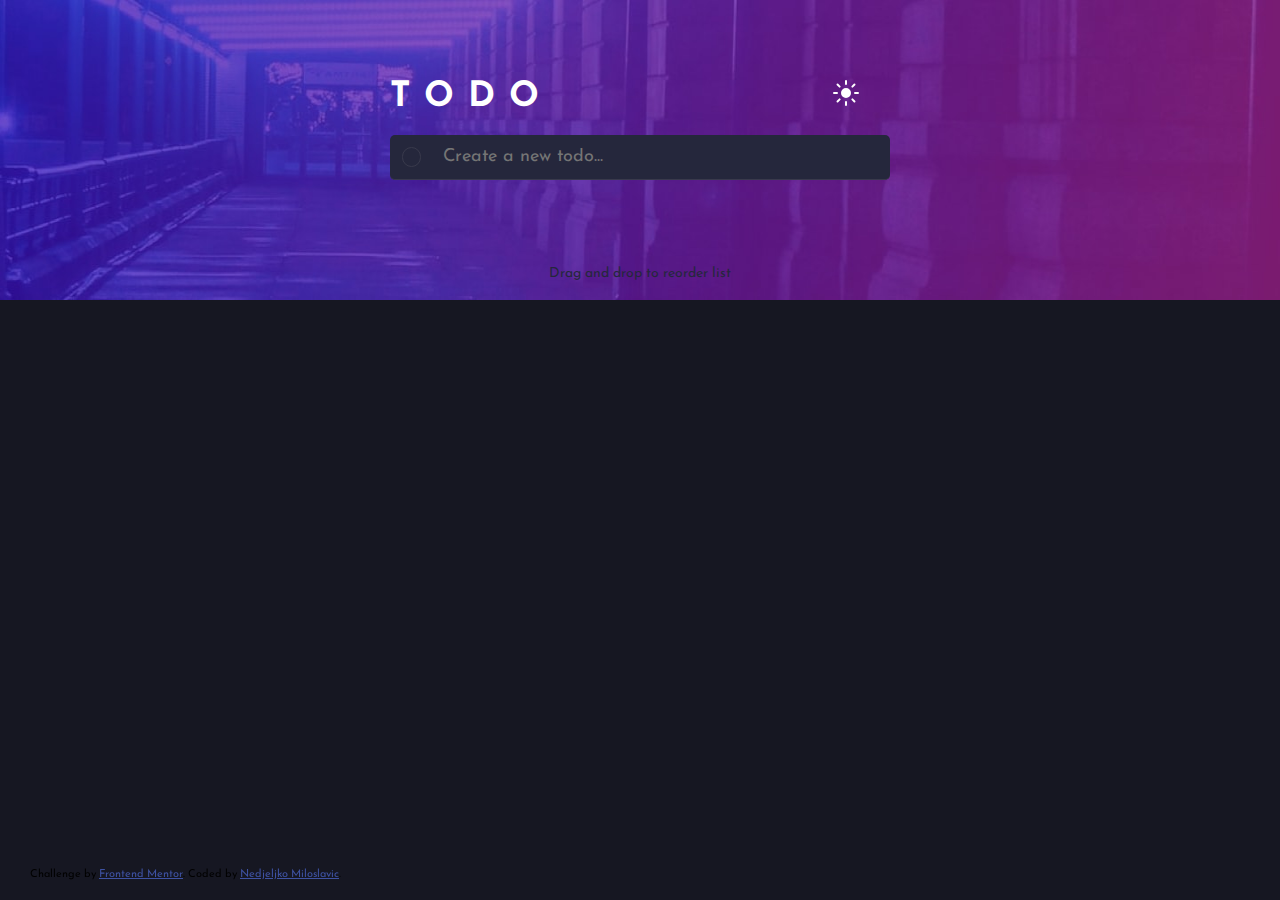
<file: index.html>
<!DOCTYPE html>
<html lang="en">
<head>
	<meta charset="UTF-8">
	<meta name="viewport" content="width=device-width, initial-scale=1.0"> <!-- displays site properly based on user's device -->
	<link rel="preconnect" href="https://fonts.gstatic.com">
	<link href="https://fonts.googleapis.com/css2?family=Josefin+Sans:wght@400;700&display=swap" rel="stylesheet"> 
	<link rel="icon" type="image/png" sizes="32x32" href="./images/favicon-32x32.png">
	<link rel="stylesheet" href="style.css" />
	<title>Frontend Mentor | Todo app</title>

  
</head>
<body>
	
	<header class="scale">
		<div id="title">Todo</div>
		<div id="images">
			<img src="images/icon-sun.svg" alt="light"/>
			<img src="images/icon-moon.svg" alt="dark"/>
		</div>
		
	</header>
	
	<div class="card scale" id="input">
		<div class="circle"></div>
		<input type="text" placeholder="Create a new todo..." maxlength="100">
	</div>
	
	<div id="flex_container"></div>
	
	<div id="footer">
		<div id="items"><span>0 </span>items left</div>
		<div id="switch">
			<span>All</span>
			<span>Active</span>
			<span>Complited</span>
		</div>
		<div id="clear">Clear Completed</div>
	</div>
	
	<div id="drag">Drag and drop to reorder list</div>

	

	<div class="attribution">
		Challenge by <a href="https://www.frontendmentor.io?ref=challenge" target="_blank">Frontend Mentor</a>. 
		Coded by <a href="https://github.com/Nedjeljko-Miloslavic/TODO-app">Nedjeljko Miloslavic</a>.
	</div>
	
	<script src="app.js"></script>
</body>
</html>
</file>
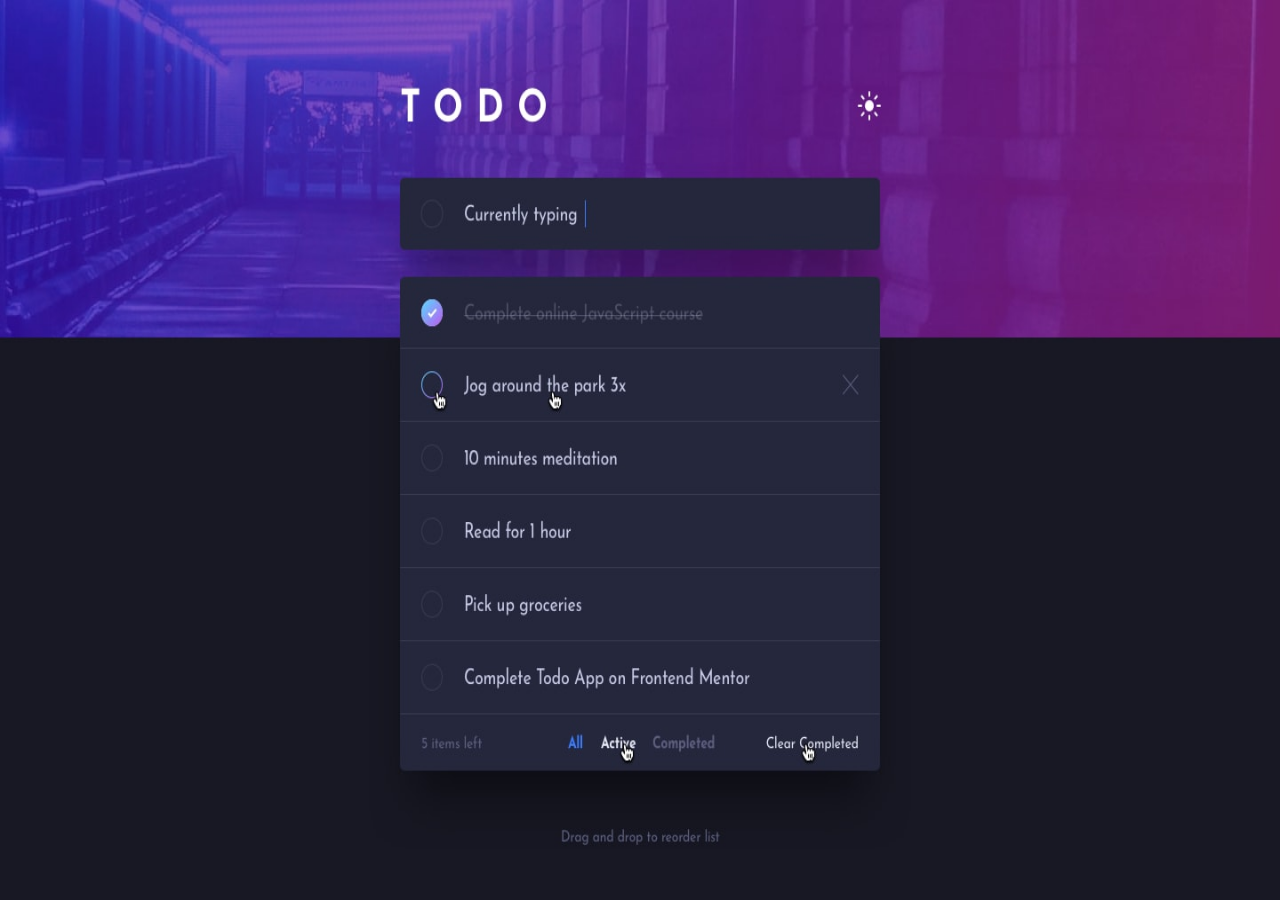
<file: design/desktop-dark -active.html>
<head>
	<style>
		body{
			height:100vh;
			width:100vw;
			background-image:url("active-states-dark.jpg");
			background-repeat:no-repeat;
			background-size:100vw 100vh;
			margin:0;
		}
	</style>
</head>
<body></body>
</file>
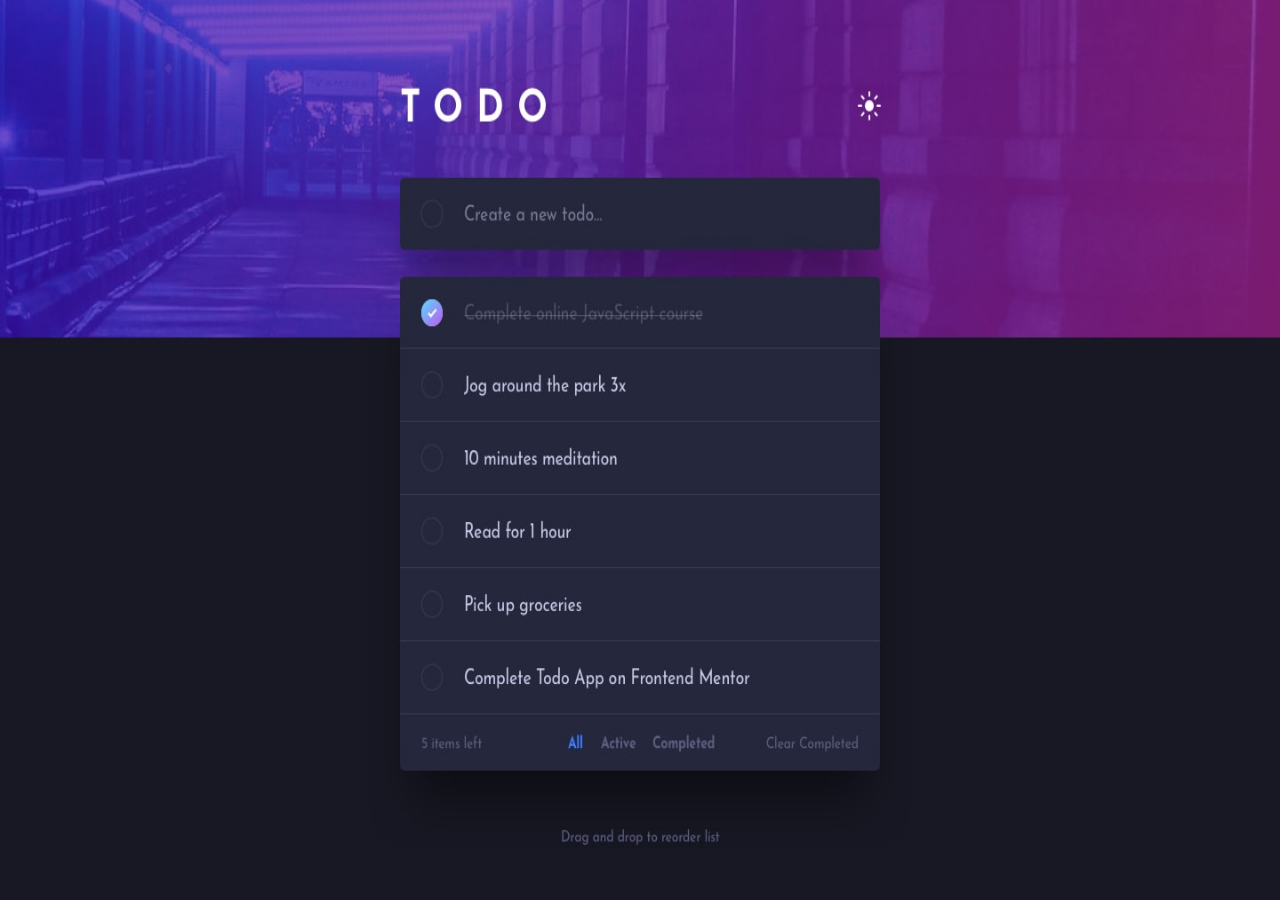
<file: design/desktop-dark.html>
<head>
	<style>
		body{
			height:100vh;
			width:100vw;
			background-image:url("desktop-design-dark.jpg");
			background-repeat:no-repeat;
			background-size:100vw 100vh;
			margin:0;
		}
	</style>
</head>
<body></body>
</file>
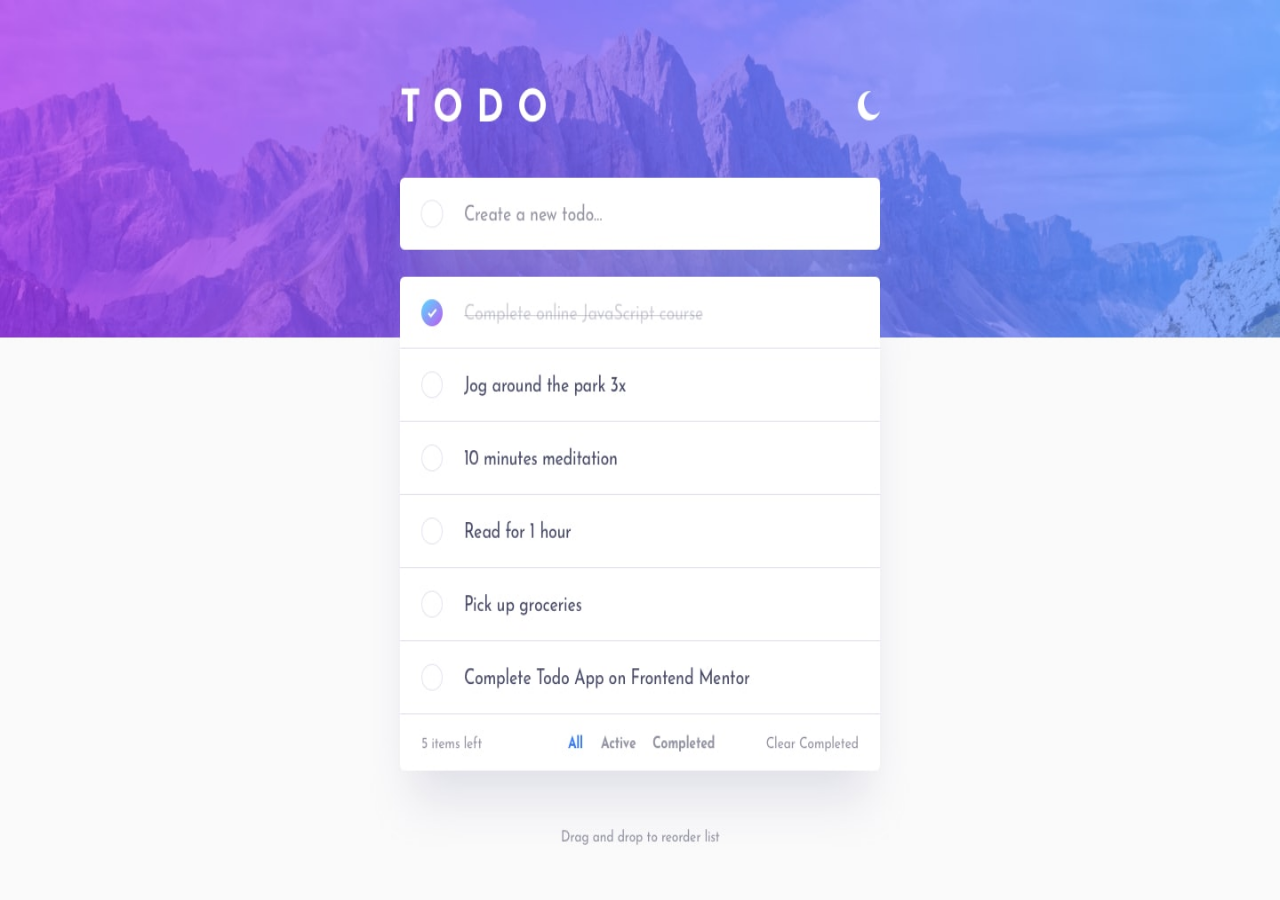
<file: design/desktop-light.html>
<head>
	<style>
		body{
			height:100vh;
			width:100vw;
			background-image:url("desktop-design-light.jpg");
			background-repeat:no-repeat;
			background-size:100vw 100vh;
			margin:0;
		}
	</style>
</head>
<body></body>
</file>
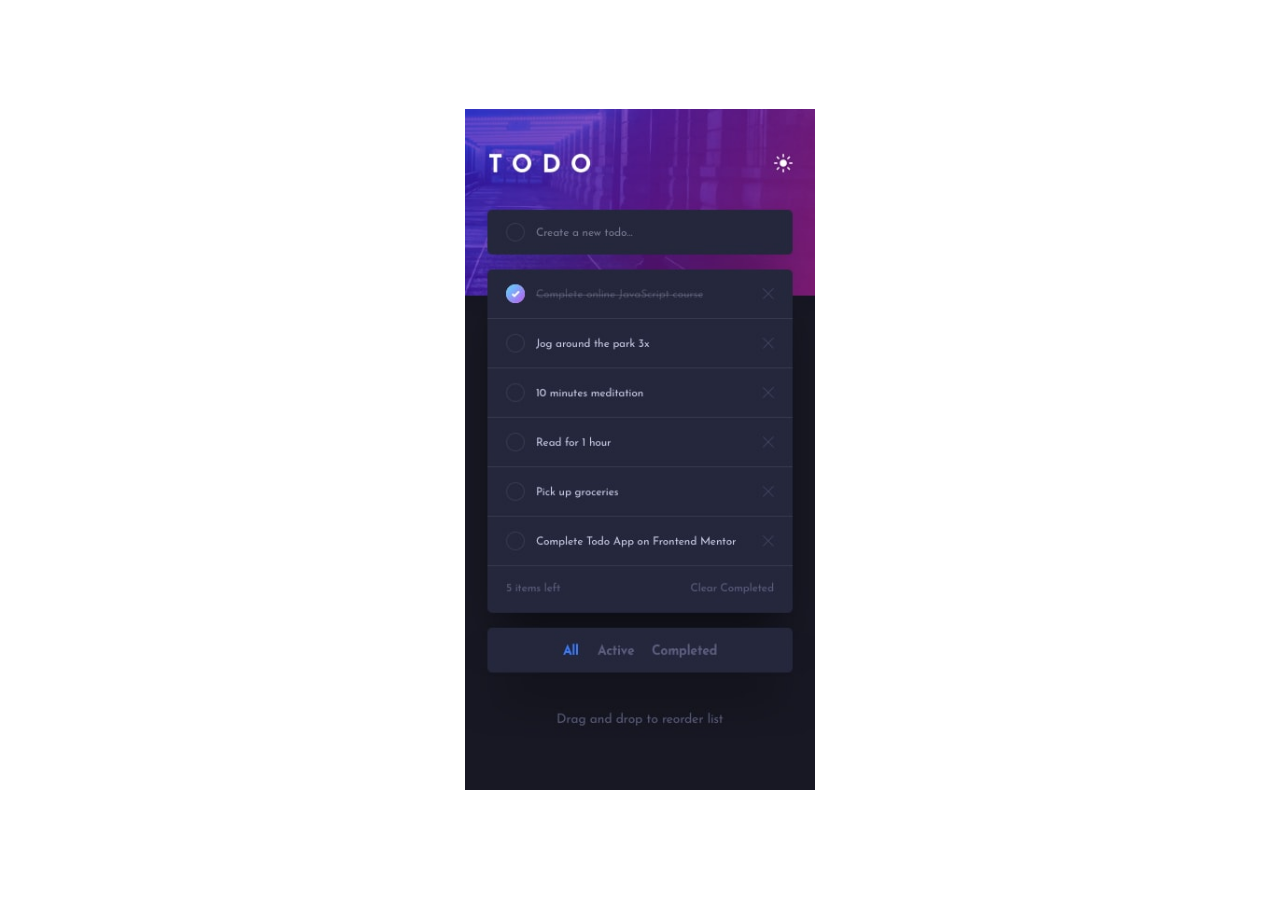
<file: design/mobile-dark.html>
<head>
	<style>
		body{
			height:100vh;
			width:100vw;
			background-image:url("mobile-design-dark.jpg");
			background-repeat:no-repeat;
			background-position:center;
			margin:0;
			background-size:350px;
		}
	</style>
</head>
<body></body>
</file>
<file: style.css>
:root{
	--light_gray: hsl(0, 0%, 98%);
	--light_grayish_blue: hsl(236, 33%, 92%);
	--light_blue: hsl(233, 11%, 84%);
	--light_dark_blue: hsl(236, 9%, 61%);
	--light_blue_2: hsl(235, 19%, 35%);
	
	--dark_blue: hsl(235, 21%, 11%);
	--dark_desaturated_blue: hsl(235, 24%, 19%);
	--dark_grayish_blue_1: hsl(234, 39%, 85%);
	--dark_grayish_blue_2_hover: hsl(236, 33%, 92%);
	--dark_grayish_blue_3: hsl(234, 11%, 52%);
	--dark_grayish_blue_4: hsl(233, 14%, 35%);
	--dark_grayish_blue_5: hsl(237, 14%, 26%);
	
	--bright_blue: hsl(220, 98%, 61%);
	--linear_gradient_1: hsl(192, 100%, 67%);  
	--linear_gradient_2: hsl(280, 87%, 65%);
}


*{
	font-family: 'Josefin Sans', sans-serif;
	box-sizing:border-box;
	margin:0;
}

body{
	width:100vw;
	background-image:url("images/bg-desktop-dark.jpg");
	background-repeat:no-repeat;
	background-color:var(--dark_blue);
	background-size:100vw 300px;
	
}


header{
	width:500px;
	margin:auto;
	display:flex;
	justify-content:space-between;
	padding-top:80px;
}

#title{
	color:white;
	font-size:35px;
	text-transform:uppercase;
	font-weight:700;
	letter-spacing:14px;
}

#images:hover{
	cursor:pointer;
}

#images img:nth-child(2){
	position:relative;
	left:-50%;
	visibility:hidden;
}

.card{
	width:500px;
	margin:auto;
	background-color:var(--dark_desaturated_blue);
	padding:12px;
	border-radius:5px;
	display:flex;
	color:var(--dark_grayish_blue_1);
	align-items:center;
	align-content:space-around;
	flex-direction:row;
	position:relative;
}





.card span{
	width:80%;
	line-height:25px;
	padding-top:12px;
	padding-bottom:12px;
}

.card .x{
	height:19px;
	width:19px;
	background-image:url("images/icon-cross.svg");
	background-position:1px 1px;
	margin-left:20px;
	cursor:pointer;
}


#input{
	margin-top:20px;
	
}

.circle{
	height:20px;
	width:20px;
	display:inline-block;
	border-radius:10px;
	border:solid 1px var(--dark_grayish_blue_5);
	margin-right:20px;
	background-repeat:no-repeat;
}

.circle:hover:not(#input .circle){
	cursor:pointer;
}

.card span:hover{
	cursor:grab;
}







input{
	background-color:var(--dark_desaturated_blue);
	border:0;
	outline:none;
	color:var(--dark_grayish_blue_3);
	width:100%;
	font-size:18px;
}


#flex_container{
	display:flex;
	flex-direction:column;
	margin-top:20px;
}

#flex_container .card{
	border-radius:0;
	box-shadow:0px 2px 5px rgba(60,60,60,0.7);
	padding-top:0;
	padding-bottom:0;
}

.card{
	border-bottom:var(--dark_grayish_blue_5) solid 1px;
}

#flex_container .card:nth-child(1){
	border-radius:5px 5px 0px 0px;
}

#footer{
	width:500px;
	margin:auto;
	background-color:var(--dark_desaturated_blue);
	padding:12px;
	border-radius:0px 0px 5px 5px;
	display:flex;
	color:var(--dark_grayish_blue_3);
	align-items:center;
	align-content:space-around;
	flex-direction:row;
	position:relative;
	justify-content:space-between;
	font-weight:700;
	box-shadow:0px 2px 5px rgba(60,60,60,0.7);
}

#footer div{
	font-size:12px;
	
}

#footer #switch{
	display:flex;
}

#footer #switch span{
	display:inline-block;
}

#footer #switch span:nth-child(2){
	margin:0px 20px;
}

#footer #switch span:hover, #clear:hover{
	cursor:pointer;
	color:var(--dark_grayish_blue_1);
}

.invisible{
	display:none;
}

.delete{
	display:none;
}

.card_light{
	color:var(--light_blue_2);
}



.gradient{
	background-image:linear-gradient(var(--linear_gradient_1), var(--linear_gradient_2));
}

.line_through{
	text-decoration:line-through;
	color:var(--dark_grayish_blue_3);
}



.line_through .circle{
	background-image:linear-gradient(to right, var(--linear_gradient_1), var(--linear_gradient_2));
}



.inner_circle{
	width:100%;
	height:100%;
	border-radius:50%;
	background-image:url(images/icon-check.svg);
	background-repeat:no-repeat;
	background-position:center;
	visibility:hidden;
}

.line_through .inner_circle{
	visibility:visible;
}


.light{
	background-color:white;
	background-image:url(images/bg-desktop-light.jpg);
}

.light .circle{
	border:solid 1px var(--light_blue);
}

.light .card{
	background-color:white;
	color:var(--light_blue_2);
	border-bottom:1px solid var(--light_blue);
}


.light input{
	background-color:white;
	color:var(--dark_grayish_blue_1);
}

.light .line_through{
	color:var(--light_blue);
}

.light #footer{
	background-color:white;
	color:var(--light_dark_blue);
}

.light #footer #switch span:hover{
	color:var(--light_blue_2);
}

.light #footer #switch .blue_color{
	color:rgb(50,0,200);
}

#footer #switch .blue_color{
	color:rgb(100,100,250);
}

#drag{
	color:var(--dark_desaturated_blue);
	width:500px;
	margin:auto;
	text-align:center;
	margin-top:30px;
	margin-bottom:30px;
	font-size:14px;
}

.light #drag{
	color:var(--light_blue_2);
}

.attribution { font-size: 11px; left:30px; position:fixed; bottom:20px;}
.attribution a { color: hsl(228, 45%, 44%); }

@media only screen and (max-width:550px){
	body{
		background-image:url(images/bg-mobile-dark.jpg);
		background-size:100vw;
	}
	
	.light{
		background-image:url(images/bg-mobile-light.jpg);
		background-size:100vw;
	}
	
	.card{
		width:90%;
		padding:2.5vw;
		box-shadow:0px 2px 5px rgba(60,60,60,0.7);
	}
	
	header{
		width:90%;
	}
	
	#title{
		font-size:6vw;
	}
	
	.card span{
		font-size:3vw;
		padding:2vw;
	}
	
	.card input{
		font-size:3vw;
	}
	
	.circle{
		width:3.3vw;
		height:3.3vw;
	}
	
	.card .x{
		height:3vw;
		width:3vw;
		background-position:-0.4vw -0.4vw;
	}
	
	#footer{
		width:90%;
		flex-wrap:wrap;
		background-color:rgba(0,0,0,0);
		padding:0;
		box-shadow:none;
	}
	
	#footer div{
		width:50%;
		background-color:var(--dark_desaturated_blue);
		padding:12px;
	}
	
	#footer #items{
		order:1;
		border-radius:0 0 0 5px;
		box-shadow:-2px 2px 2px 0.1px rgba(60,60,60,0.7);
	}
	
	#footer #clear{
		order:2;
		text-align:right;
		border-radius:0 0 5px 0;
		box-shadow:2px 2px 2px 0.1px rgba(60,60,60,0.7);
	}
	
	#footer #switch{
		order:3;
		margin-top:15px;
		width:100%;
		border-radius: 5px;
		text-align:center;
		display:flex;
		justify-content:center;
		font-size:3.5vw;
		box-shadow:0px 2px 5px rgba(60,60,60,0.7);
	}
	
	.light #footer div{
		background-color:white;
	}
	
	.light #footer{
		background-color:rgba(0,0,0,0);
	}
	
}

/*
# Front-end Style Guide

## Layout

The designs were created to the following widths:

- Mobile: 375px
- Desktop: 1440px

## Colors

### Primary

- Bright Blue: hsl(220, 98%, 61%)
- Check Background: linear-gradient hsl(192, 100%, 67%) to hsl(280, 87%, 65%)

### Neutral

### Light Theme

- Very Light Gray: hsl(0, 0%, 98%)
- Very Light Grayish Blue: hsl(236, 33%, 92%)
- Light Grayish Blue: hsl(233, 11%, 84%)
- Dark Grayish Blue: hsl(236, 9%, 61%)
- Very Dark Grayish Blue: hsl(235, 19%, 35%)

### Dark Theme

- Very Dark Blue: hsl(235, 21%, 11%)
- Very Dark Desaturated Blue: hsl(235, 24%, 19%)
- Light Grayish Blue: hsl(234, 39%, 85%)
- Light Grayish Blue (hover): hsl(236, 33%, 92%)
- Dark Grayish Blue: hsl(234, 11%, 52%)
- Very Dark Grayish Blue: hsl(233, 14%, 35%)
- Very Dark Grayish Blue: hsl(237, 14%, 26%)

## Typography

### Body Copy

- Font size: 18px

### Font

- Family: [Josefin Sans](https://fonts.google.com/specimen/Josefin+Sans)
- Weights: 400, 700
*/
</file>
